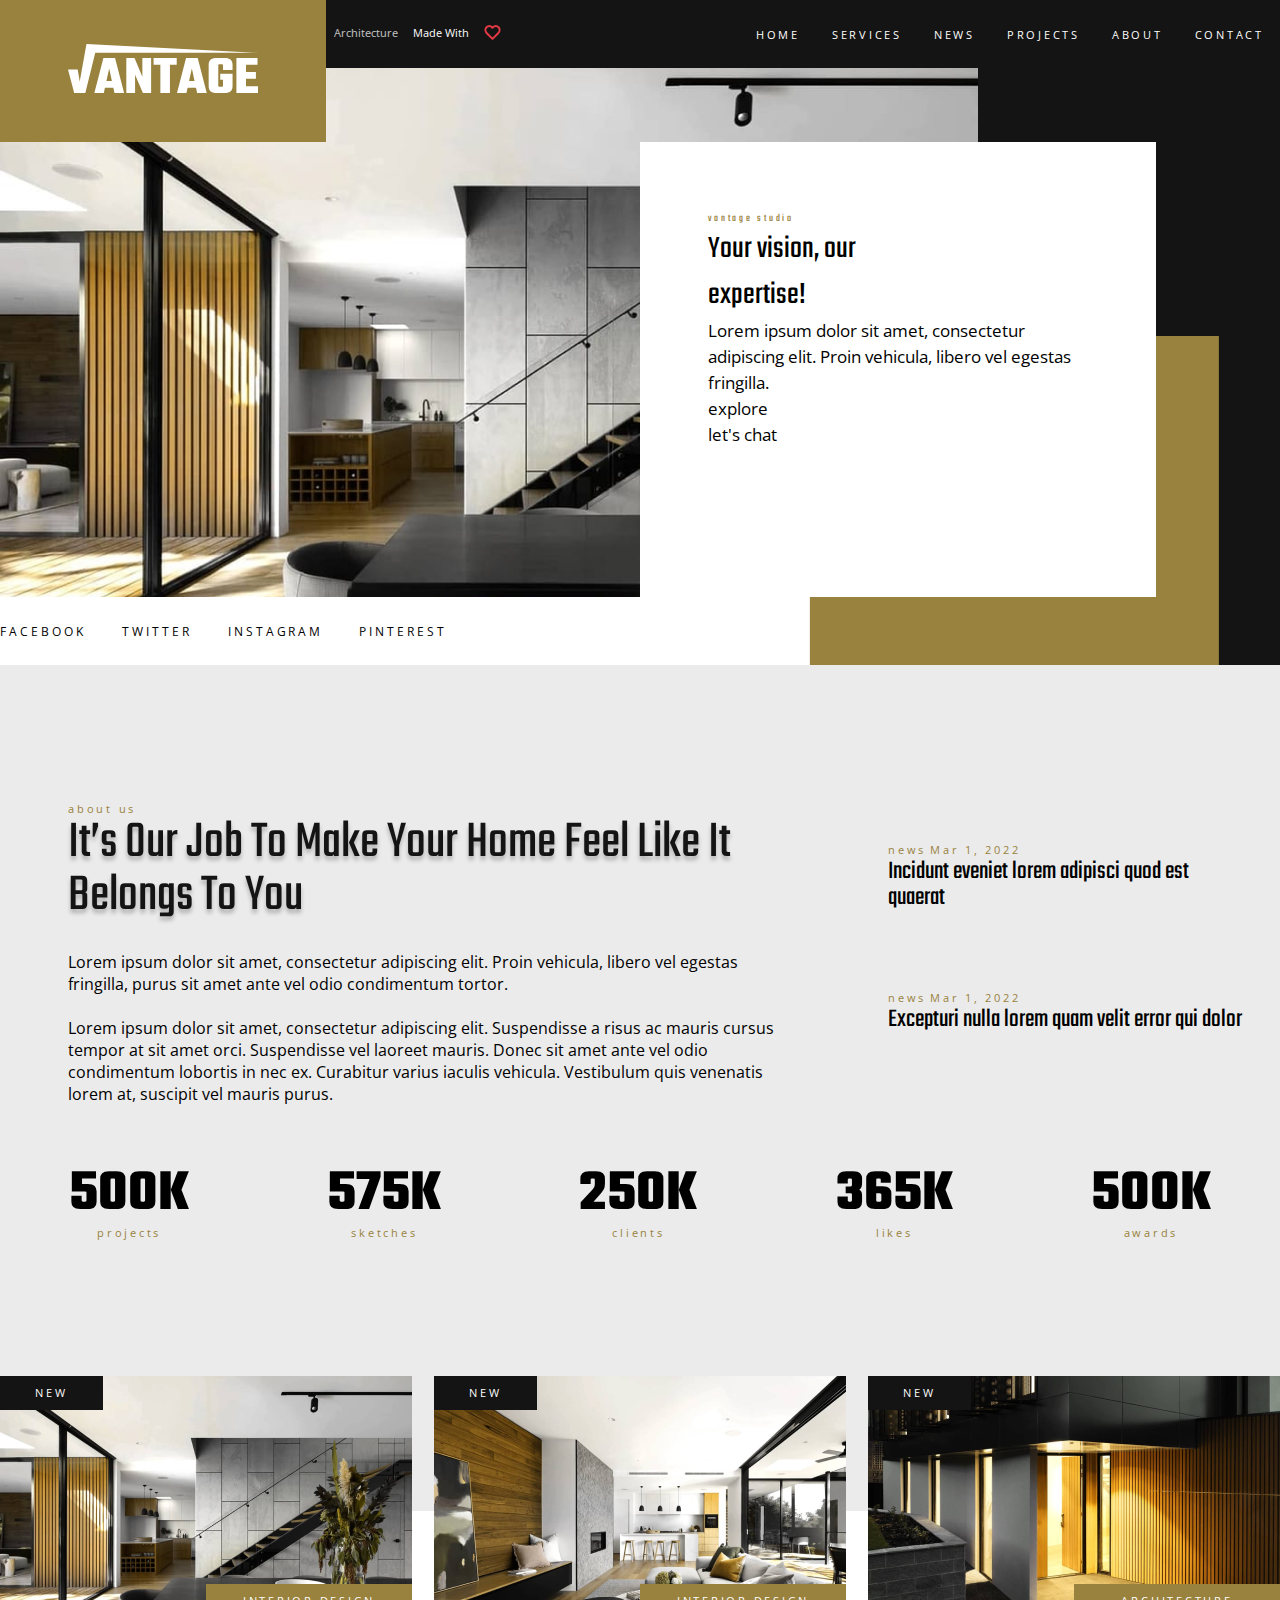
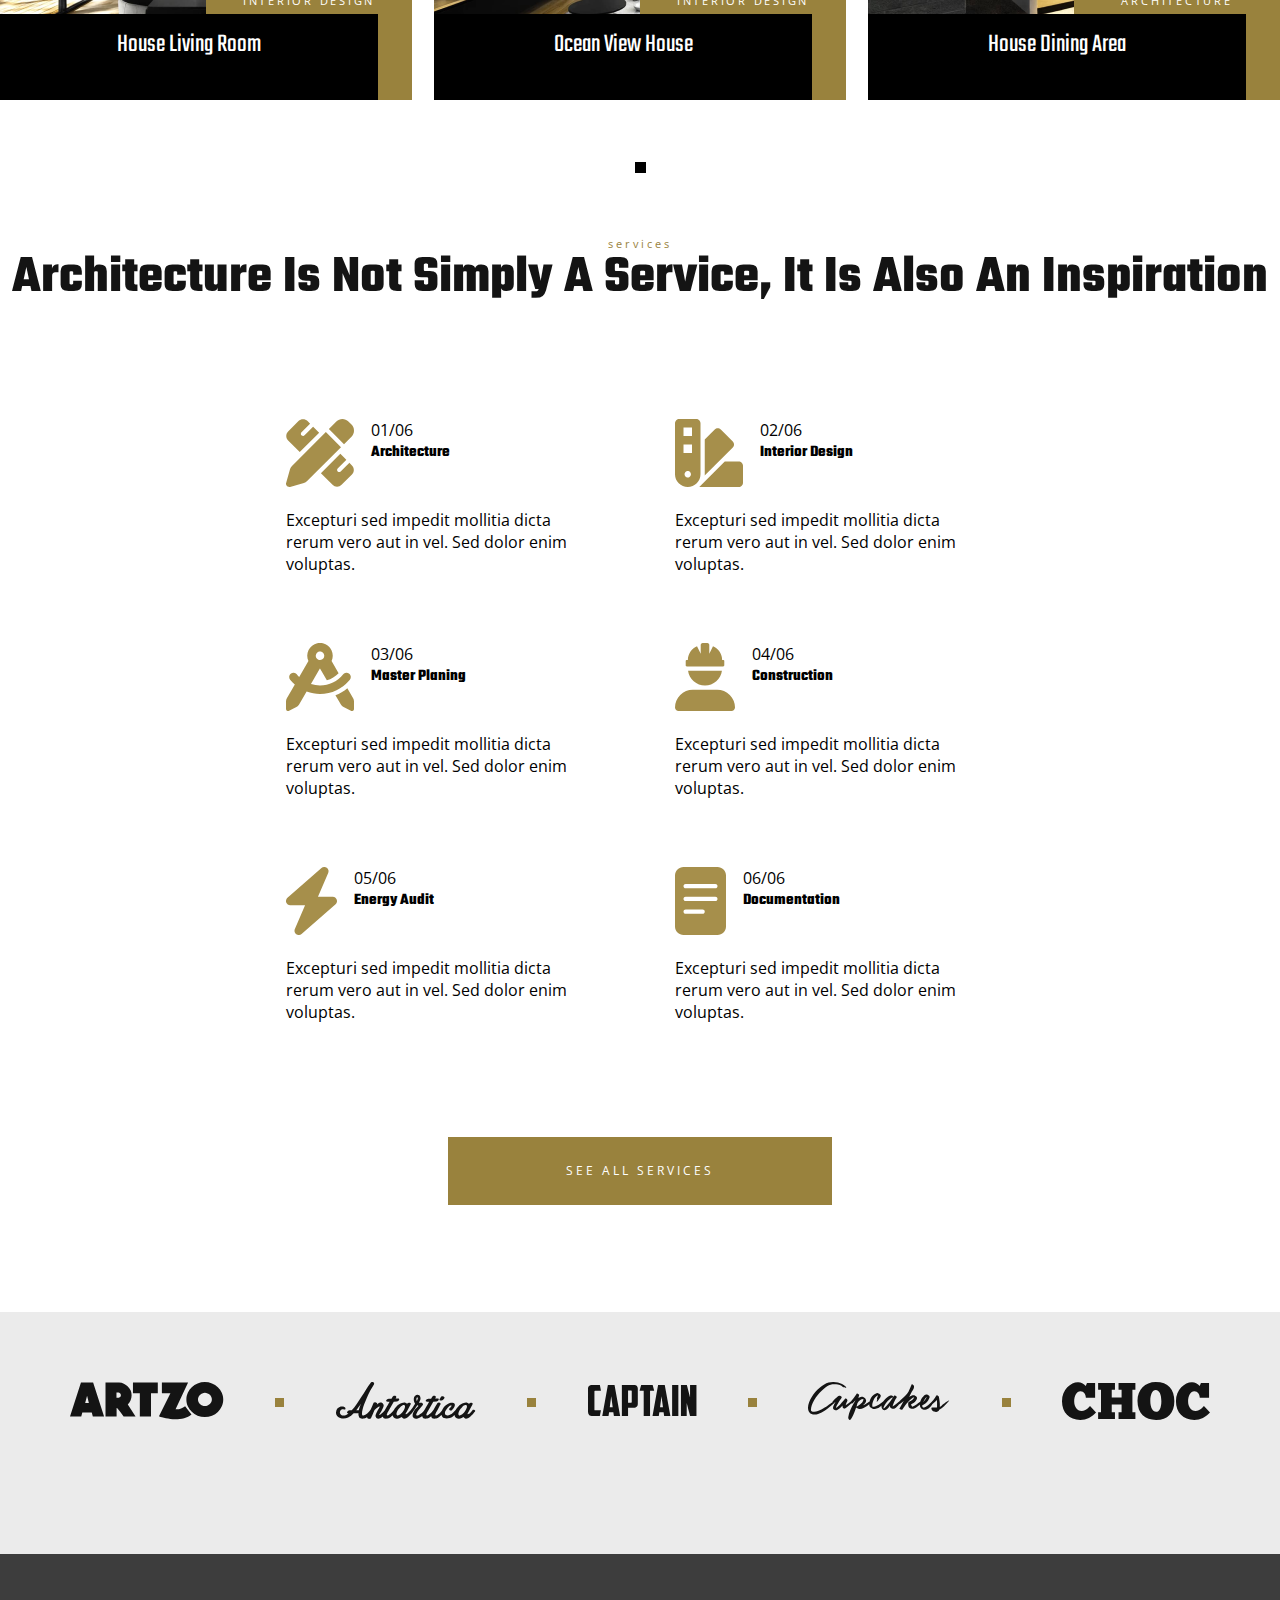
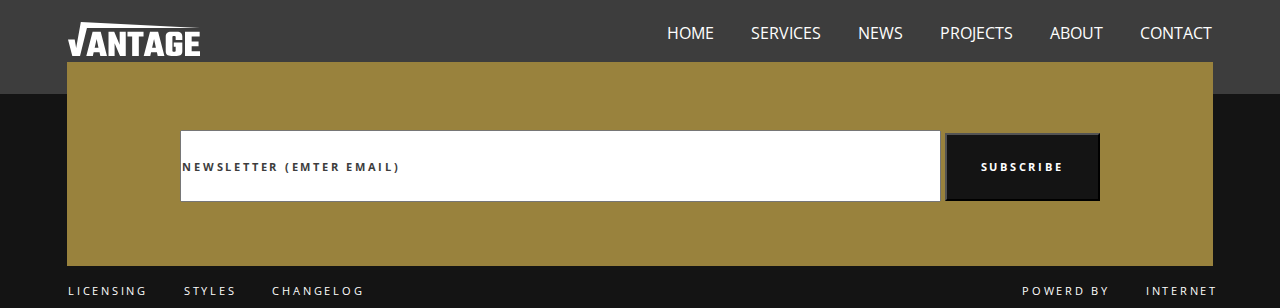
<file: сайты/Vantage/index.html>
<!DOCTYPE html>
<html lang="en">
<head>
    <meta charset="UTF-8">
    <meta http-equiv="X-UA-Compatible" content="IE=edge">
    <meta name="viewport" content="width=device-width, initial-scale=1.0">
    <link rel="stylesheet" href="styles\index.css">
    <link href="https://fonts.googleapis.com/css2?family=Teko&display=swap" rel="stylesheet">
    <link href="https://fonts.googleapis.com/css2?family=Open+Sans&display=swap" rel="stylesheet">
    <title>Vantage</title>
</head>
<body>
    <div class="wrapper">
        <header class="header">
                <div class="header__Logo">
                    <img src="images\header\vantage.svg" alt="">
                </div>
                <div class="header__container-menu">
                    <div class="container-menu__menu">
                        <div class="menu__dop">
                            <ul>
                                 <li class="dop__special-li">Architecture</li>
                                 <li>Made With</li>
                                 <li><img src="images\header\heart.svg" alt=""></li>
                            </ul>
                       </div>
                       <nav class="menu__navigation">
                           <ul class="menu__list">
                               <li>HOME</li>
                               <li>SERVICES</li>
                               <li>NEWS</li>
                               <li>PROJECTS</li>
                               <li>ABOUT</li>
                               <li>CONTACT</li>
                           </ul>
                       </nav>
                    </div>
                </div>
        </header>
        <div class="previw">
            <div class="previw-container">
                <div class="previw-container__image">
                    <img src="images\header\Frame.png" alt="">
                </div>
                <div class="previw-container__card">
                    <div>
                        <h4>vantage studio</h4>
                        <h1>Your vision, our </br> expertise!</h1>
                        <p>Lorem ipsum dolor sit amet, consectetur adipiscing elit. Proin vehicula, libero vel egestas fringilla.</p>
                    </div>
                    <div card="card__buttons">
                        <p>explore</p>
                        <p>let's chat</p>
                    </div>
                </div>
                <div class="previw-container__social">
                    <ul>
                        <li>facebook</li>
                        <li>twitter</li>
                        <li>instagram</li>
                        <li>pinterest</li>
                    </ul>
                    <div class="previw-container__coloredbox"></div>
                </div>
                
            </div>
        </div>
        <div class="News-container">
            <div class="News-container__news-info">
                <div class="news-info__aboutus">
                    <p class="gold_letters">about us</p>
                    <h1>
                        It’s our job to make your home feel like it belongs to you
                    </h1>
                    <p>
                        Lorem ipsum dolor sit amet, consectetur adipiscing elit. Proin vehicula, libero vel egestas fringilla, purus sit amet ante vel odio condimentum tortor.
                    </br></br>
                        Lorem ipsum dolor sit amet, consectetur adipiscing elit. Suspendisse a risus ac mauris cursus tempor at sit amet orci. Suspendisse vel laoreet mauris. Donec sit amet ante vel odio condimentum lobortis in nec ex. Curabitur varius iaculis vehicula. Vestibulum quis venenatis lorem at, suscipit vel mauris purus.
                    </p>
                </div>
                <div class="news-info__news-box">
                    <div class="news-box__news">
                        <p>news</p>
                        <p>Mar 1, 2022</p>
                        <h2>
                            Incidunt eveniet lorem adipisci quod est quaerat
                        </h3>
                    </div>
                    <div class="news-box__news">
                        <p>news</p>
                        <p>Mar 1, 2022</p>
                        <h2>
                            Excepturi nulla lorem quam velit error qui dolor
                        </h3>
                    </div>
                </div>
            </div>
            <div class="News-container__statistics">
                <div>
                    <h1>500K</h1>
                    <p>projects</p>
                </div>
                <div>
                    <h1>575K</h1>
                    <p>sketches</p>
                </div>
                <div>
                    <h1>250K</h1>
                    <p>clients</p>
                </div>
                <div>
                    <h1>365K</h1>
                    <p>likes</p>
                </div>
                <div>
                    <h1>500K</h1>
                    <p>awards</p>
                </div>
            </div>
        </div>
        <div class="Gallery-container">
            <article class="Gallery-container__gallery">
                <figure class="gallery__gal-elem">
                    <img src="images\gallery\IMAGE_one.png" alt="">
                    <h4>NEW</h4>
                    <h3>Interior Design</h3>
                    <h2>House Living Room</h2>
                </figure>
                <figure class="gallery__gal-elem">
                    <img src="images\gallery\IMAGE_three.png" alt="">
                    <h4>NEW</h4>
                    <h3>Interior Design</h3>
                    <h2>Ocean View House</h2>
                </figure>
                <figure class="gallery__gal-elem">
                    <img src="images\gallery\IMAGE_two.png" alt="">
                    <h4>NEW</h4>
                    <h3>Architecture</h3>
                    <h2>House Dining Area</h2>
                </figure>
            </article>
            <div class="square-dot"></div>
        </div>
        <div class="Services-container">
            <div class="Services-container__previev">
                <p class="gold_letters">services</p>
                <h1>Architecture is not simply a service, it is also an inspiration</h1>
            </div>
            <div class="Services-container__information">
                <div class="information__serv-box">
                    <div class="serv-box__preview">
                        <div class="preview__prev-img">
                            <img src="images\services\Architectute.svg" alt="">
                        </div>
                        <div class="preview__prev-name">
                            <p>01/06</p>
                            <h4>Architecture</h4>
                        </div>
                    </div>
                    <div class="serv-box__serv-info">
                        <p>Excepturi sed impedit mollitia dicta rerum vero aut in vel. Sed dolor enim voluptas.</p>
                    </div>
                </div>
                <div class="information__serv-box">
                    <div class="serv-box__preview">
                        <div class="preview__prev-img">
                            <img src="images\services\InteriorDesign.svg" alt="">
                        </div>
                        <div class="preview__prev-name">
                            <p>02/06</p>
                            <h4>Interior Design</h4>
                        </div>
                    </div>
                    <div class="serv-box__serv-info">
                        <p>Excepturi sed impedit mollitia dicta rerum vero aut in vel. Sed dolor enim voluptas.</p>
                    </div>
                </div>
                <div class="information__serv-box">
                    <div class="serv-box__preview">
                        <div class="preview__prev-img">
                            <img src="images\services\MasterPlaning.svg" alt="">
                        </div>
                        <div class="preview__prev-name">
                            <p>03/06</p>
                            <h4>Master Planing</h4>
                        </div>
                    </div>
                    <div class="serv-box__serv-info">
                        <p>Excepturi sed impedit mollitia dicta rerum vero aut in vel. Sed dolor enim voluptas.</p>
                    </div>
                </div>
                <div class="information__serv-box">
                    <div class="serv-box__preview">
                        <div class="preview__prev-img">
                            <img src="images\services\Construction.svg" alt="">
                        </div>
                        <div class="preview__prev-name">
                            <p>04/06</p>
                            <h4>Construction</h4>
                        </div>
                    </div>
                    <div class="serv-box__serv-info">
                        <p>Excepturi sed impedit mollitia dicta rerum vero aut in vel. Sed dolor enim voluptas.</p>
                    </div>
                </div>
                <div class="information__serv-box">
                    <div class="serv-box__preview">
                        <div class="preview__prev-img">
                            <img src="images\services\EnergyAudit.svg" alt="">
                        </div>
                        <div class="preview__prev-name">
                            <p>05/06</p>
                            <h4>Energy Audit</h4>
                        </div>
                    </div>
                    <div class="serv-box__serv-info">
                        <p>Excepturi sed impedit mollitia dicta rerum vero aut in vel. Sed dolor enim voluptas.</p>
                    </div>
                </div>
                <div class="information__serv-box">
                    <div class="serv-box__preview">
                        <div class="preview__prev-img">
                            <img src="images\services\Documentation.svg" alt="">
                        </div>
                        <div class="preview__prev-name">
                            <p>06/06</p>
                            <h4>Documentation</h4>
                        </div>
                    </div>
                    <div class="serv-box__serv-info">
                        <p>Excepturi sed impedit mollitia dicta rerum vero aut in vel. Sed dolor enim voluptas.</p>
                    </div>
                </div>
            </div>
            <div class="Services-container__button">
                <div class="serv-button">
                    <p>see all services</p>
                </div>
            </div>
        </div>
        <div class="companies-employees">
            <div class="companies-employees__emp-logo">
                <img src="images\footer\Vector.svg" alt="">
                <div class="emp-logo__dot"></div>
                <img src="images\footer\Antantica.svg" alt="">
                <div class="emp-logo__dot"></div>
                <img src="images\footer\CAPTAIN.svg" alt="">
                <div class="emp-logo__dot"></div>
                <img src="images\footer\CupCakes.svg" alt="">
                <div class="emp-logo__dot"></div>
                <img src="images\footer\CHOC.svg" alt="">
            </div>
        </div>
        <footer class="footer">
            <div class="footer__menu">
                <div class="menu-container">
                    <img src="images\header\vantage.svg" alt="">
                    <ul>
                        <li>HOME</li>
                        <li>SERVICES</li>
                        <li>NEWS</li>
                        <li>PROJECTS</li>
                        <li>ABOUT</li>
                        <li>CONTACT</li>
                    </ul>
                </div>
            </div>
            <div class="footer__send-mail">
                <form action="">
                    <input type="text" name="mail" value="Newsletter (Emter Email)">
                    <button type="submit">Subscribe</button>
                </form>
            </div>
            <div class="footer__info">
                <ul>
                    <li>licensing</li>
                    <li>styles</li>
                    <li>changelog</li>
                </ul>
                <ul>
                    <li>powerd by</li>
                    <li>internet</li>
                </ul>
            </div>
        </footer>
    </div>
</body>
</html>
</file>
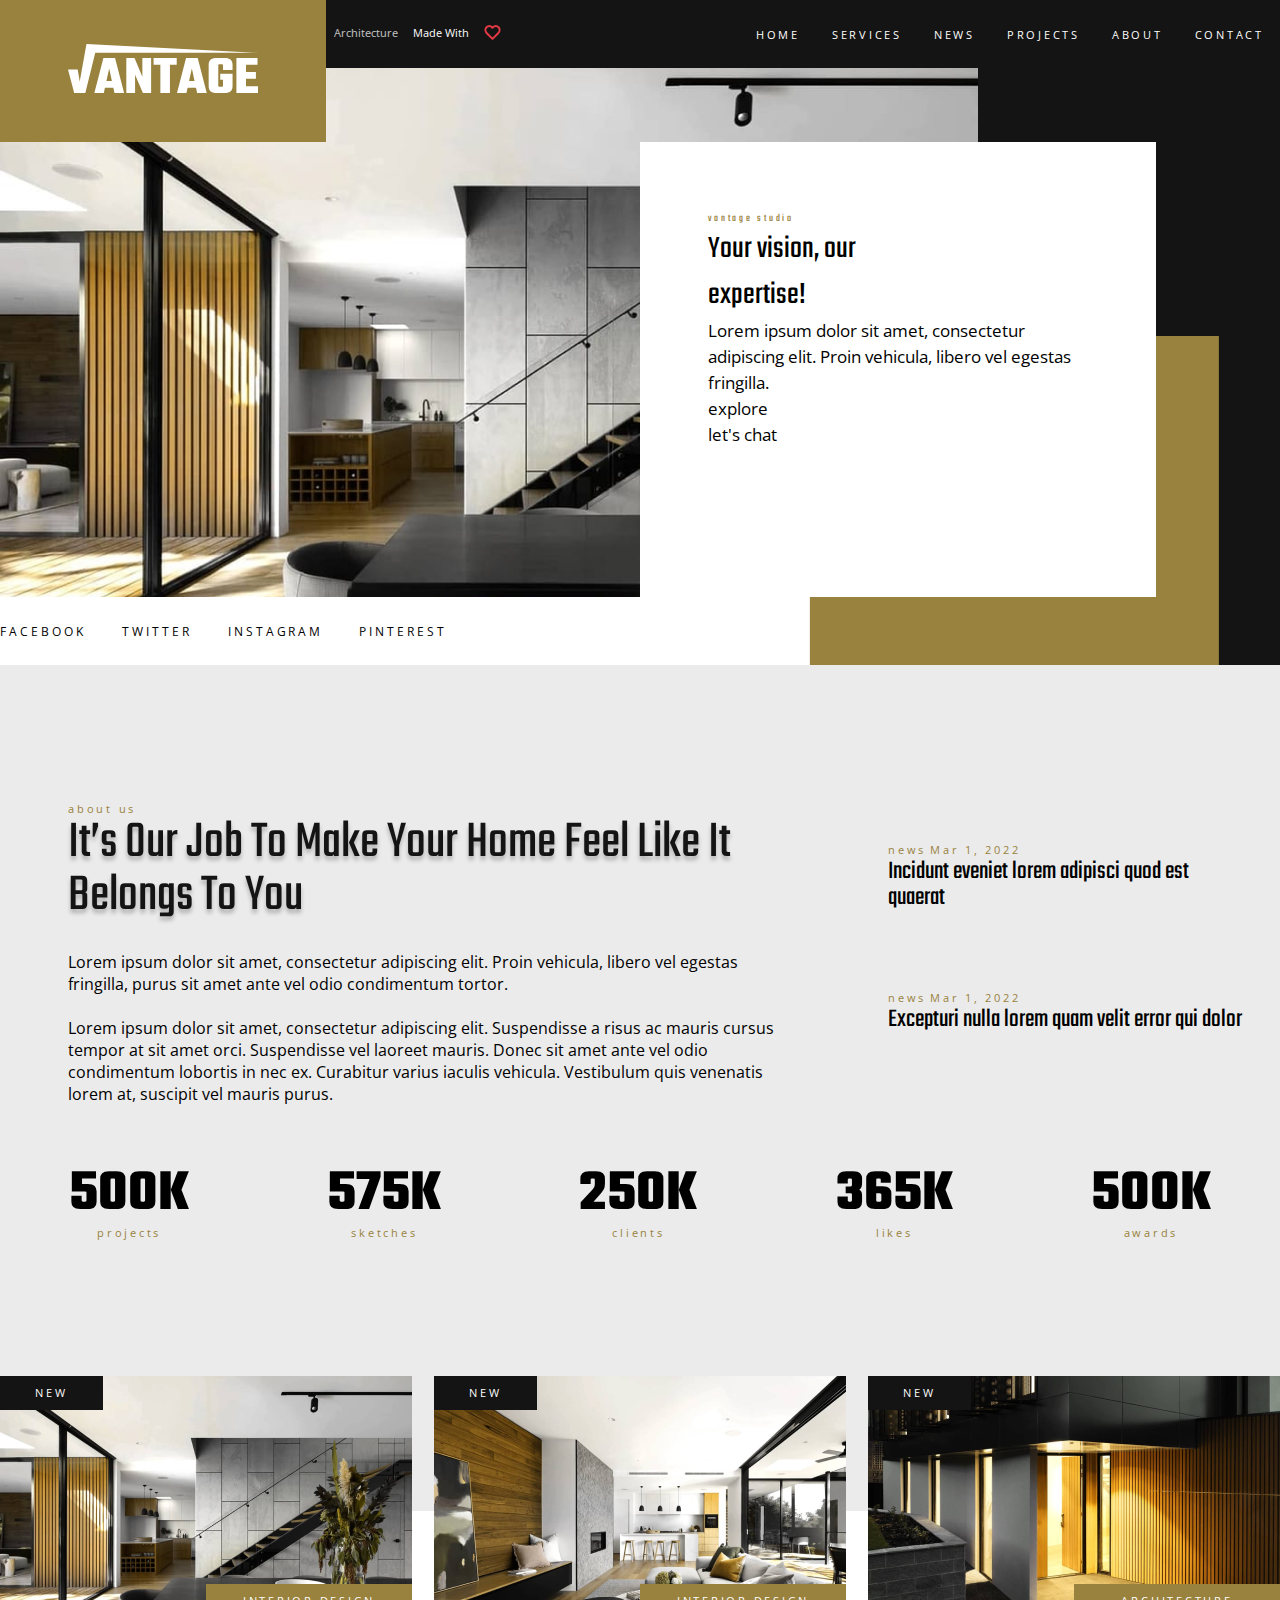
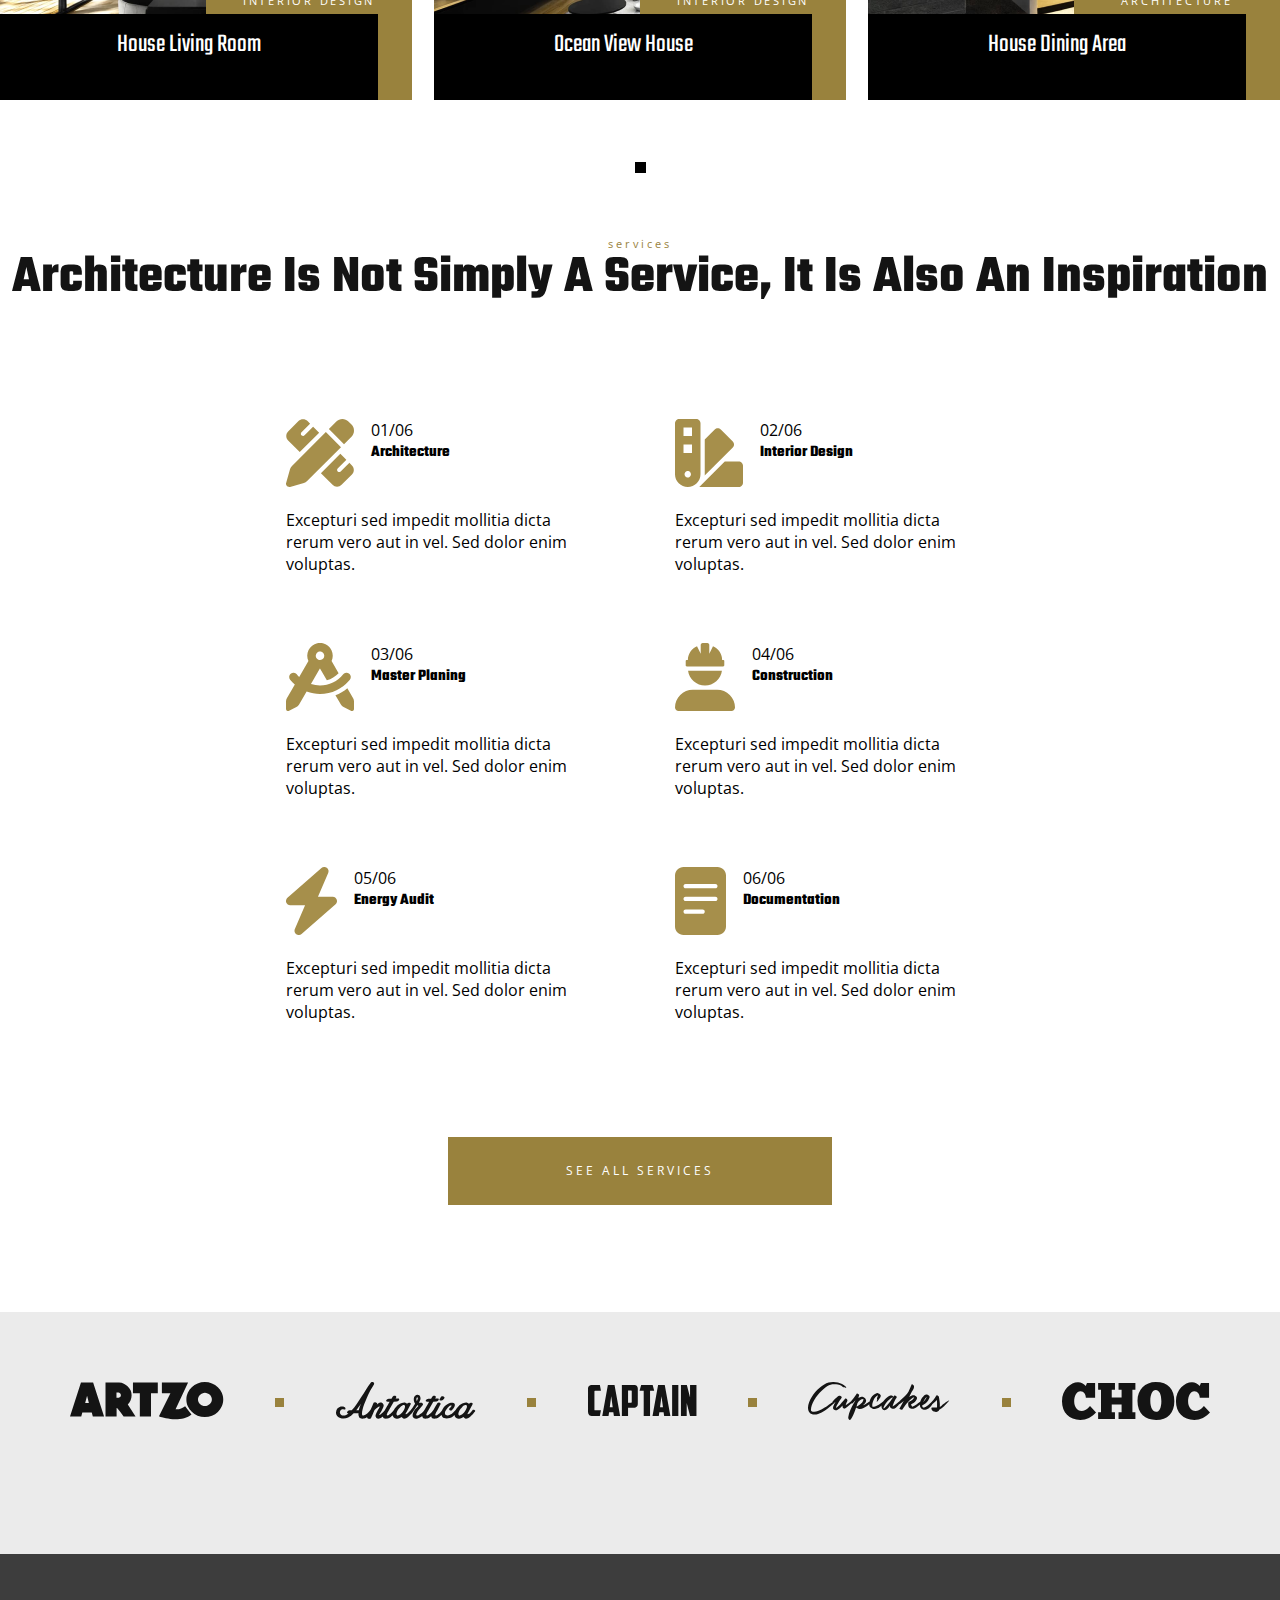
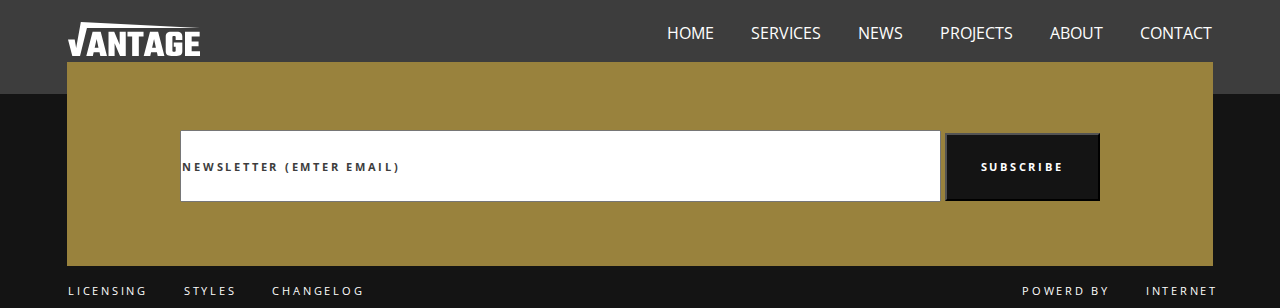
<file: сайты/Vantage/index2.html>
<!DOCTYPE html>
<html lang="en">
<head>
    <meta charset="UTF-8">
    <meta http-equiv="X-UA-Compatible" content="IE=edge">
    <meta name="viewport" content="width=device-width, initial-scale=1.0">
    <link rel="stylesheet" href="styles\index2.css">
    <link href="https://fonts.googleapis.com/css2?family=Teko&display=swap" rel="stylesheet">
    <link href="https://fonts.googleapis.com/css2?family=Open+Sans&display=swap" rel="stylesheet">
    <title>Vantage</title>
</head>
<body>
    <div class="wrapper">
        <header class="header">
                <div class="header__Logo">
                    <img src="images\header\vantage.svg" alt="">
                </div>
                <div class="header__container-menu">
                    <div class="container-menu__menu">
                        <div class="menu__dop">
                            <ul>
                                 <li class="dop__special-li">Architecture</li>
                                 <li>Made With</li>
                                 <li><img src="images\header\heart.svg" alt=""></li>
                            </ul>
                       </div>
                       <nav class="menu__navigation">
                           <ul class="menu__list">
                               <li>HOME</li>
                               <li>SERVICES</li>
                               <li>NEWS</li>
                               <li>PROJECTS</li>
                               <li>ABOUT</li>
                               <li>CONTACT</li>
                           </ul>
                       </nav>
                    </div>
                </div>
        </header>
        <div class="previw">
            <div class="previw-container">
                <div class="previw-container__image">
                    <img src="images\header\Frame.png" alt="">
                </div>
                <div class="previw-container__card">
                    <div>
                        <h4>vantage studio</h4>
                        <h1>Your vision, our </br> expertise!</h1>
                        <p>Lorem ipsum dolor sit amet, consectetur adipiscing elit. Proin vehicula, libero vel egestas fringilla.</p>
                    </div>
                    <div card="card__buttons">
                        <p>explore</p>
                        <p>let's chat</p>
                    </div>
                </div>
                <div class="previw-container__social">
                    <ul>
                        <li>facebook</li>
                        <li>twitter</li>
                        <li>instagram</li>
                        <li>pinterest</li>
                    </ul>
                    <div class="previw-container__coloredbox"></div>
                </div>

            </div>
        </div>
        <div class="News-container">
            <div class="News-container__news-info">
                <div class="news-info__aboutus">
                    <p class="gold_letters">about us</p>
                    <h1>
                        It’s our job to make your home feel like it belongs to you
                    </h1>
                    <p>
                        Lorem ipsum dolor sit amet, consectetur adipiscing elit. Proin vehicula, libero vel egestas fringilla, purus sit amet ante vel odio condimentum tortor.
                    </br></br>
                        Lorem ipsum dolor sit amet, consectetur adipiscing elit. Suspendisse a risus ac mauris cursus tempor at sit amet orci. Suspendisse vel laoreet mauris. Donec sit amet ante vel odio condimentum lobortis in nec ex. Curabitur varius iaculis vehicula. Vestibulum quis venenatis lorem at, suscipit vel mauris purus.
                    </p>
                </div>
                <div class="news-info__news-box">
                    <div class="news-box__news">
                        <p>news</p>
                        <p>Mar 1, 2022</p>
                        <h2>
                            Incidunt eveniet lorem adipisci quod est quaerat
                        </h3>
                    </div>
                    <div class="news-box__news">
                        <p>news</p>
                        <p>Mar 1, 2022</p>
                        <h2>
                            Excepturi nulla lorem quam velit error qui dolor
                        </h3>
                    </div>
                </div>
            </div>
            <div class="News-container__statistics">
                <div>
                    <h1>500K</h1>
                    <p>projects</p>
                </div>
                <div>
                    <h1>575K</h1>
                    <p>sketches</p>
                </div>
                <div>
                    <h1>250K</h1>
                    <p>clients</p>
                </div>
                <div>
                    <h1>365K</h1>
                    <p>likes</p>
                </div>
                <div>
                    <h1>500K</h1>
                    <p>awards</p>
                </div>
            </div>
        </div>
        <div class="Gallery-container">
            <article class="Gallery-container__gallery">
                <figure class="gallery__gal-elem">
                    <img src="images\gallery\IMAGE_one.png" alt="">
                    <h4>NEW</h4>
                    <h3>Interior Design</h3>
                    <h2>House Living Room</h2>
                </figure>
                <figure class="gallery__gal-elem">
                    <img src="images\gallery\IMAGE_three.png" alt="">
                    <h4>NEW</h4>
                    <h3>Interior Design</h3>
                    <h2>Ocean View House</h2>
                </figure>
                <figure class="gallery__gal-elem">
                    <img src="images\gallery\IMAGE_two.png" alt="">
                    <h4>NEW</h4>
                    <h3>Architecture</h3>
                    <h2>House Dining Area</h2>
                </figure>
            </article>
            <div class="square-dot"></div>
        </div>
        <div class="Services-container">
            <div class="Services-container__previev">
                <p class="gold_letters">services</p>
                <h1>Architecture is not simply a service, it is also an inspiration</h1>
            </div>
            <div class="Services-container__information">
                <div class="information__serv-box">
                    <div class="serv-box__preview">
                        <div class="preview__prev-img">
                            <img src="images\services\Architectute.svg" alt="">
                        </div>
                        <div class="preview__prev-name">
                            <p>01/06</p>
                            <h4>Architecture</h4>
                        </div>
                    </div>
                    <div class="serv-box__serv-info">
                        <p>Excepturi sed impedit mollitia dicta rerum vero aut in vel. Sed dolor enim voluptas.</p>
                    </div>
                </div>
                <div class="information__serv-box">
                    <div class="serv-box__preview">
                        <div class="preview__prev-img">
                            <img src="images\services\InteriorDesign.svg" alt="">
                        </div>
                        <div class="preview__prev-name">
                            <p>02/06</p>
                            <h4>Interior Design</h4>
                        </div>
                    </div>
                    <div class="serv-box__serv-info">
                        <p>Excepturi sed impedit mollitia dicta rerum vero aut in vel. Sed dolor enim voluptas.</p>
                    </div>
                </div>
                <div class="information__serv-box">
                    <div class="serv-box__preview">
                        <div class="preview__prev-img">
                            <img src="images\services\MasterPlaning.svg" alt="">
                        </div>
                        <div class="preview__prev-name">
                            <p>03/06</p>
                            <h4>Master Planing</h4>
                        </div>
                    </div>
                    <div class="serv-box__serv-info">
                        <p>Excepturi sed impedit mollitia dicta rerum vero aut in vel. Sed dolor enim voluptas.</p>
                    </div>
                </div>
                <div class="information__serv-box">
                    <div class="serv-box__preview">
                        <div class="preview__prev-img">
                            <img src="images\services\Construction.svg" alt="">
                        </div>
                        <div class="preview__prev-name">
                            <p>04/06</p>
                            <h4>Construction</h4>
                        </div>
                    </div>
                    <div class="serv-box__serv-info">
                        <p>Excepturi sed impedit mollitia dicta rerum vero aut in vel. Sed dolor enim voluptas.</p>
                    </div>
                </div>
                <div class="information__serv-box">
                    <div class="serv-box__preview">
                        <div class="preview__prev-img">
                            <img src="images\services\EnergyAudit.svg" alt="">
                        </div>
                        <div class="preview__prev-name">
                            <p>05/06</p>
                            <h4>Energy Audit</h4>
                        </div>
                    </div>
                    <div class="serv-box__serv-info">
                        <p>Excepturi sed impedit mollitia dicta rerum vero aut in vel. Sed dolor enim voluptas.</p>
                    </div>
                </div>
                <div class="information__serv-box">
                    <div class="serv-box__preview">
                        <div class="preview__prev-img">
                            <img src="images\services\Documentation.svg" alt="">
                        </div>
                        <div class="preview__prev-name">
                            <p>06/06</p>
                            <h4>Documentation</h4>
                        </div>
                    </div>
                    <div class="serv-box__serv-info">
                        <p>Excepturi sed impedit mollitia dicta rerum vero aut in vel. Sed dolor enim voluptas.</p>
                    </div>
                </div>
            </div>
            <div class="Services-container__button">
                <div class="serv-button">
                    <p>see all services</p>
                </div>
            </div>
        </div>
        <div class="companies-employees">
            <div class="companies-employees__emp-logo">
                <img src="images\footer\Vector.svg" alt="">
                <div class="emp-logo__dot"></div>
                <img src="images\footer\Antantica.svg" alt="">
                <div class="emp-logo__dot"></div>
                <img src="images\footer\CAPTAIN.svg" alt="">
                <div class="emp-logo__dot"></div>
                <img src="images\footer\CupCakes.svg" alt="">
                <div class="emp-logo__dot"></div>
                <img src="images\footer\CHOC.svg" alt="">
            </div>
        </div>
        <footer class="footer">
            <div class="footer__menu">
                <div class="menu-container">
                    <img src="images\header\vantage.svg" alt="">
                    <ul>
                        <li>HOME</li>
                        <li>SERVICES</li>
                        <li>NEWS</li>
                        <li>PROJECTS</li>
                        <li>ABOUT</li>
                        <li>CONTACT</li>
                    </ul>
                </div>
            </div>
            <div class="footer__send-mail">
                <form action="">
                    <input type="text" name="mail" value="Newsletter (Emter Email)">
                    <button type="submit">Subscribe</button>
                </form>
            </div>
            <div class="footer__info">
                <ul>
                    <li>licensing</li>
                    <li>styles</li>
                    <li>changelog</li>
                </ul>
                <ul>
                    <li>powerd by</li>
                    <li>internet</li>
                </ul>
            </div>
        </footer>
    </div>
</body>
</html>
</file>
